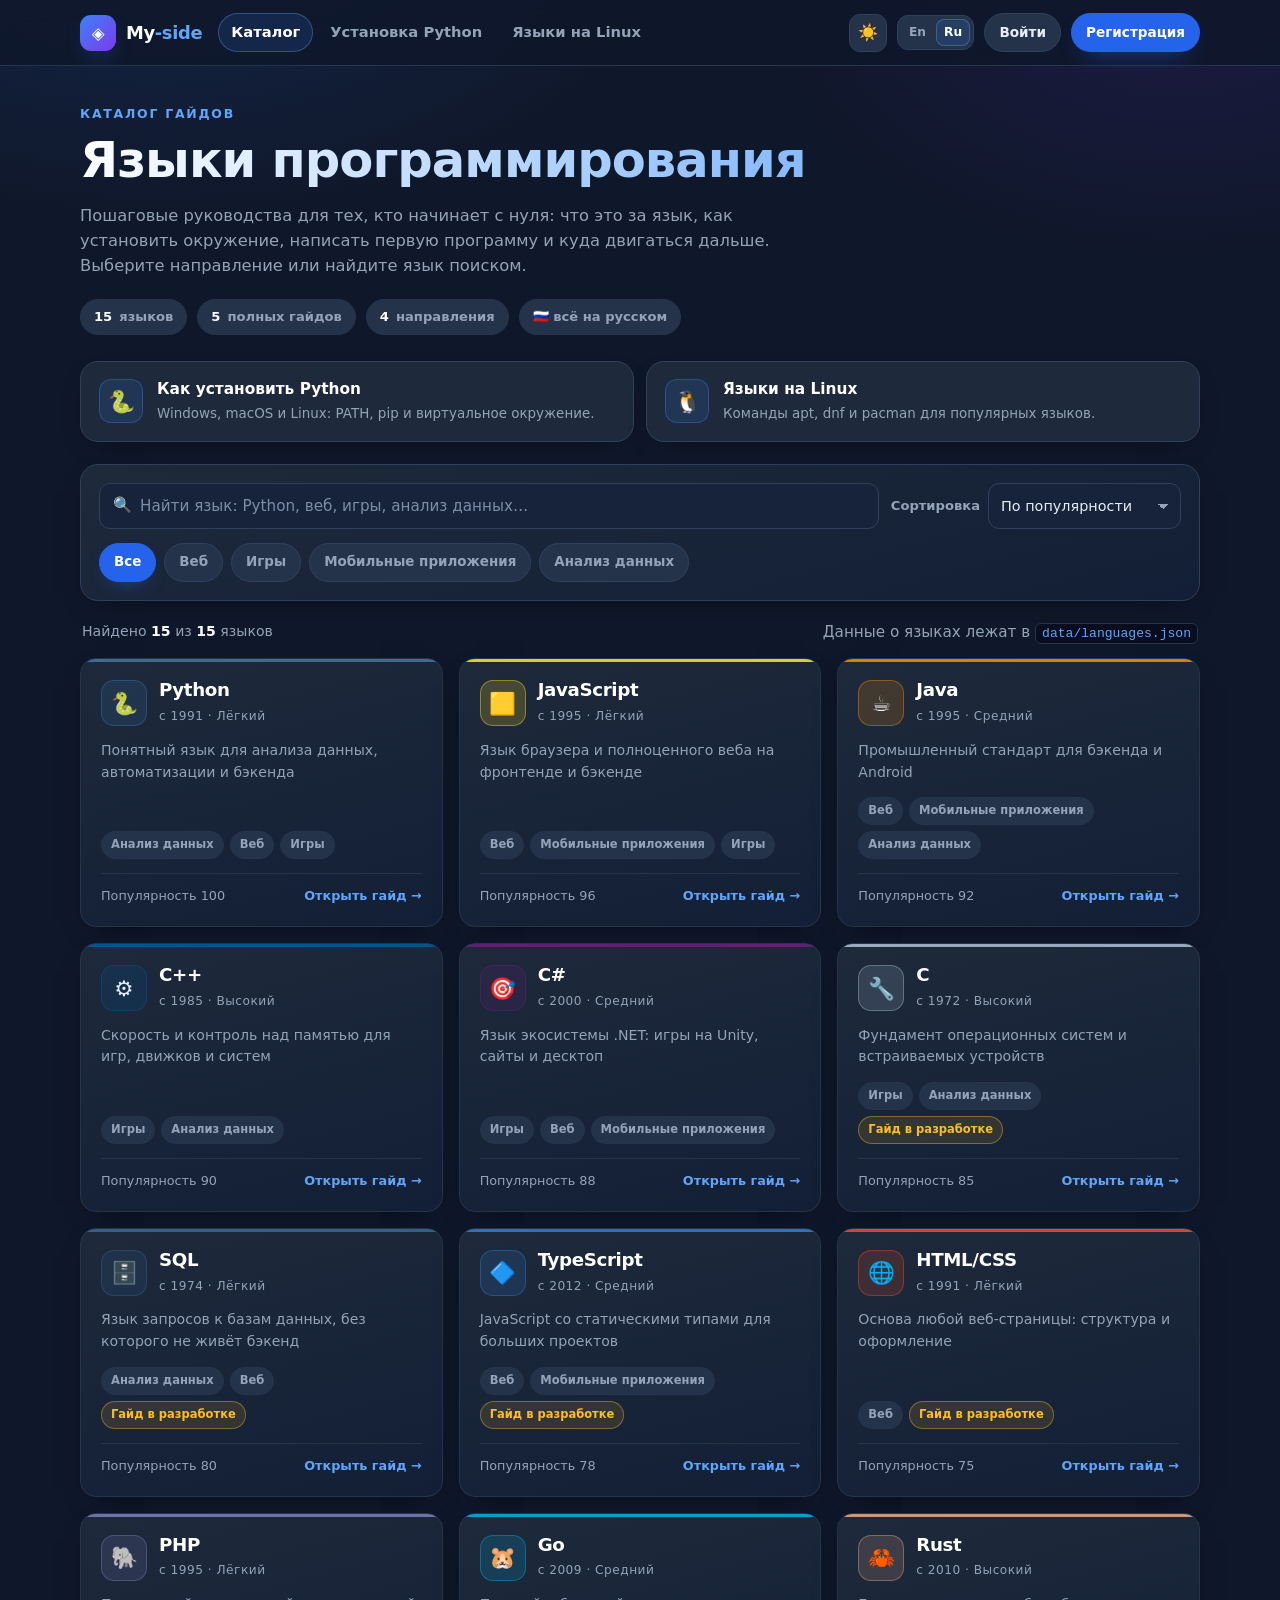
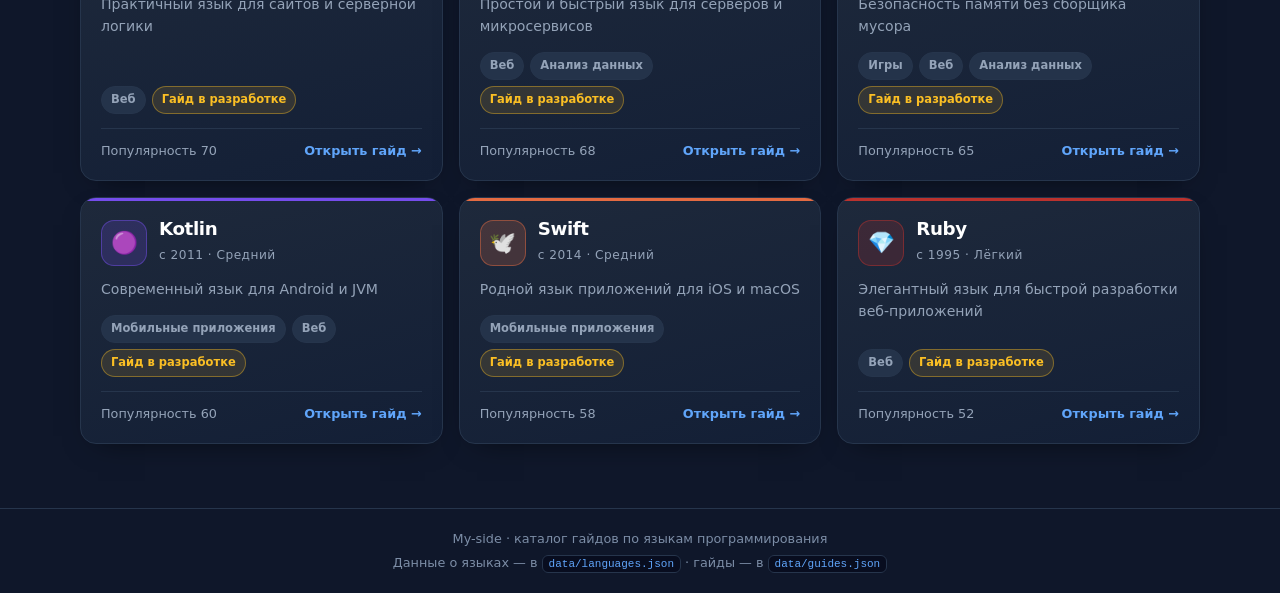
<file: index.html>
<!DOCTYPE html>
<html lang="ru" data-theme="dark" data-title-key="index.title">
<head>
  <meta charset="utf-8">
  <meta name="viewport" content="width=device-width, initial-scale=1">
  <title>Каталог гайдов по языкам программирования — My-side</title>
  <meta name="description" content="Каталог гайдов по языкам программирования: Python, JavaScript, C++, Java, C#, Go, Rust и другие. Поиск, фильтры и пошаговые руководства на русском и английском." data-i18n-content="index.description">
  <link rel="icon" href="favicon.ico" sizes="any">
  <link rel="icon" type="image/png" sizes="32x32" href="favicon-32.png">
  <link rel="icon" type="image/png" sizes="16x16" href="favicon-16.png">
  <link rel="stylesheet" href="css/style.css?v=4">
  <script src="js/theme.js"></script>
  <script src="js/i18n.js?v=4"></script>
</head>
<body>
  <header class="site-header">
    <div class="site-header__inner">
      <a class="brand" href="index.html">
        <span class="brand-mark" aria-hidden="true">◈</span>
        <span class="brand-name">My<span class="brand-accent">-side</span></span>
      </a>
      <nav class="nav" id="site-nav" aria-label="Основная навигация" data-i18n-aria="nav.aria">
        <a class="is-active" href="index.html" aria-current="page" data-i18n="nav.catalog">Каталог</a>
        <a href="pages/install-python.html" data-i18n="nav.installPython">Установка Python</a>
        <a href="pages/install-linux.html" data-i18n="nav.installLinux">Языки на Linux</a>
      </nav>
      <div class="header-actions">
        <button type="button" class="theme-toggle" data-theme-toggle aria-label="Переключить тему" aria-pressed="false">☀️</button>
        <div class="lang-switch" data-lang-switch role="group" aria-label="Язык сайта" data-i18n-aria="lang.aria">
          <button type="button" class="lang-btn" data-lang="en" aria-pressed="false" title="English">En</button>
          <button type="button" class="lang-btn" data-lang="ru" aria-pressed="false" title="Русский">Ru</button>
        </div>
        <div class="auth-area" data-auth-area></div>
        <button type="button" class="nav-toggle" data-nav-toggle aria-label="Открыть меню" data-i18n-aria="nav.openMenu" aria-expanded="false" aria-controls="site-nav">☰</button>
      </div>
    </div>
  </header>

  <main class="page">
    <section class="catalog-hero">
      <p class="eyebrow" data-i18n="index.eyebrow">Каталог гайдов</p>
      <h1 data-i18n="index.h1">Языки программирования</h1>
      <p class="lead" data-i18n="index.lead">
        Пошаговые руководства для тех, кто начинает с нуля: что это за язык, как установить окружение,
        написать первую программу и куда двигаться дальше. Выберите направление или найдите язык поиском.
      </p>
      <div class="catalog-stats">
        <span class="stat-pill"><strong id="stat-total">15</strong> <span data-i18n="index.stat.languages">языков</span></span>
        <span class="stat-pill"><strong id="stat-full">5</strong> <span data-i18n="index.stat.full">полных гайдов</span></span>
        <span class="stat-pill"><strong>4</strong> <span data-i18n="index.stat.directions">направления</span></span>
        <span class="stat-pill" data-i18n="index.stat.lang">🇷🇺 всё на русском</span>
      </div>
    </section>

    <section class="install-teaser" aria-label="Установка языков" data-i18n-aria="index.installAria">
      <a class="install-card" href="pages/install-python.html">
        <span class="install-card__icon" aria-hidden="true">🐍</span>
        <span class="install-card__body">
          <strong data-i18n="index.installPython">Как установить Python</strong>
          <span data-i18n="index.installPythonText">Windows, macOS и Linux: PATH, pip и виртуальное окружение.</span>
        </span>
      </a>
      <a class="install-card" href="pages/install-linux.html">
        <span class="install-card__icon" aria-hidden="true">🐧</span>
        <span class="install-card__body">
          <strong data-i18n="index.installLinux">Языки на Linux</strong>
          <span data-i18n="index.installLinuxText">Команды apt, dnf и pacman для популярных языков.</span>
        </span>
      </a>
    </section>

    <section class="controls" aria-label="Поиск и фильтры" data-i18n-aria="index.controlsAria">
      <div class="controls-row">
        <div class="search-field">
          <span class="search-icon" aria-hidden="true">🔍</span>
          <label class="visually-hidden" for="catalog-search" data-i18n="index.searchLabel">Поиск по каталогу</label>
          <input id="catalog-search" type="search" autocomplete="off"
                 placeholder="Найти язык: Python, веб, игры, анализ данных…" data-i18n-placeholder="index.searchPlaceholder">
          <button type="button" class="search-clear" id="search-clear" aria-label="Очистить поиск" data-i18n-aria="index.clearSearch" hidden>✕</button>
        </div>

        <div class="sort-field">
          <label for="catalog-sort" data-i18n="index.sort">Сортировка</label>
          <select id="catalog-sort">
            <option value="popular" data-i18n="index.sort.popular">По популярности</option>
            <option value="alphabet" data-i18n="index.sort.alphabet">По алфавиту</option>
            <option value="year" data-i18n="index.sort.year">По году появления</option>
          </select>
        </div>
      </div>

      <div class="chips" role="group" aria-label="Фильтр по назначению" data-i18n-aria="index.filterAria">
        <button type="button" class="chip is-active" data-purpose="all" aria-pressed="true" data-i18n="index.chip.all">Все</button>
        <button type="button" class="chip" data-purpose="web" aria-pressed="false" data-i18n="index.chip.web">Веб</button>
        <button type="button" class="chip" data-purpose="games" aria-pressed="false" data-i18n="index.chip.games">Игры</button>
        <button type="button" class="chip" data-purpose="mobile" aria-pressed="false" data-i18n="index.chip.mobile">Мобильные приложения</button>
        <button type="button" class="chip" data-purpose="data" aria-pressed="false" data-i18n="index.chip.data">Анализ данных</button>
      </div>
    </section>

    <div class="catalog-meta">
      <span id="catalog-count" data-i18n="index.loading">Загрузка каталога…</span>
      <span class="muted" data-i18n-html="index.dataNote">Данные о языках лежат в <code>data/languages.json</code></span>
    </div>

    <section id="lang-grid" class="lang-grid" aria-label="Языки программирования" data-i18n-aria="index.gridAria"></section>

    <section id="catalog-empty" class="empty-state" hidden>
      <h2 data-i18n="index.emptyTitle">Ничего не найдено</h2>
      <p data-i18n="index.emptyText">Попробуйте изменить запрос или сбросить фильтры.</p>
      <button type="button" class="btn btn-ghost" id="catalog-reset" data-i18n="index.reset">Сбросить фильтры</button>
    </section>
  </main>

  <footer class="site-footer">
    <p data-i18n="footer.catalog">My-side · каталог гайдов по языкам программирования</p>
    <p data-i18n-html="footer.data">Данные о языках — в <code>data/languages.json</code> · гайды — в <code>data/guides.json</code></p>
  </footer>

  <script src="js/app.js"></script>
  <script src="js/catalog.js"></script>
</body>
</html>
</file>
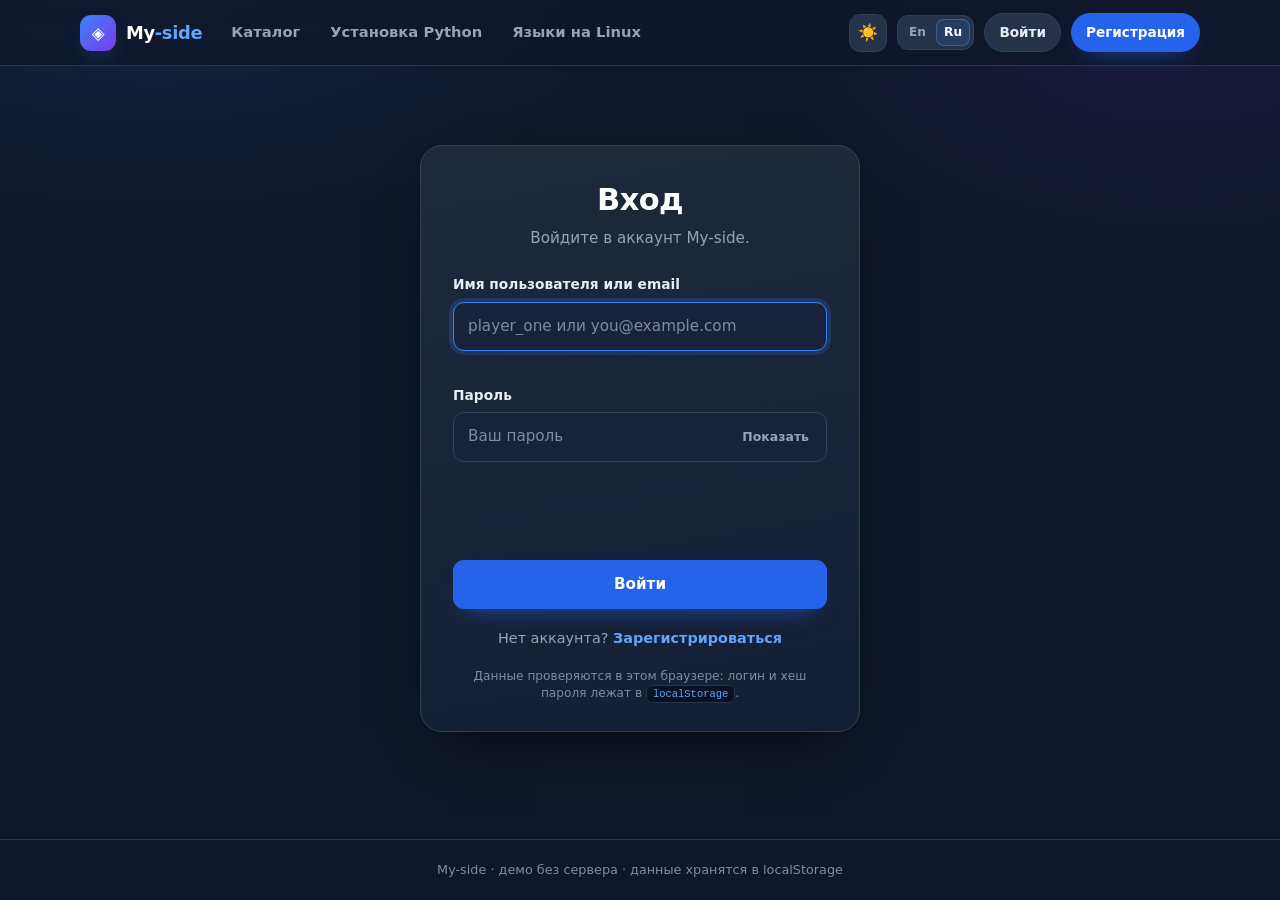
<file: login.html>
<!DOCTYPE html>
<html lang="ru" data-title-key="login.title">
<head>
  <meta charset="utf-8">
  <meta name="viewport" content="width=device-width, initial-scale=1">
  <title>Вход — My-side</title>
  <link rel="icon" href="favicon.ico" sizes="any">
  <link rel="icon" type="image/png" sizes="32x32" href="favicon-32.png">
  <link rel="icon" type="image/png" sizes="16x16" href="favicon-16.png">
  <link rel="stylesheet" href="css/style.css?v=4">
  <script src="js/theme.js"></script>
  <script src="js/i18n.js?v=4"></script>
  <script src="https://challenges.cloudflare.com/turnstile/v0/api.js" async defer></script>
</head>
<body>
  <header class="site-header">
    <div class="site-header__inner">
      <a class="brand" href="index.html">
        <span class="brand-mark" aria-hidden="true">◈</span>
        <span class="brand-name">My<span class="brand-accent">-side</span></span>
      </a>
      <nav class="nav" id="site-nav" aria-label="Основная навигация" data-i18n-aria="nav.aria">
        <a href="index.html" data-i18n="nav.catalog">Каталог</a>
        <a href="pages/install-python.html" data-i18n="nav.installPython">Установка Python</a>
        <a href="pages/install-linux.html" data-i18n="nav.installLinux">Языки на Linux</a>
      </nav>
      <div class="header-actions">
        <button type="button" class="theme-toggle" data-theme-toggle aria-label="Переключить тему" aria-pressed="false">☀️</button>
        <div class="lang-switch" data-lang-switch role="group" aria-label="Язык сайта" data-i18n-aria="lang.aria">
          <button type="button" class="lang-btn" data-lang="en" aria-pressed="false" title="English">En</button>
          <button type="button" class="lang-btn" data-lang="ru" aria-pressed="false" title="Русский">Ru</button>
        </div>
        <div class="auth-area" data-auth-area></div>
        <button type="button" class="nav-toggle" data-nav-toggle aria-label="Открыть меню" data-i18n-aria="nav.openMenu" aria-expanded="false" aria-controls="site-nav">☰</button>
      </div>
    </div>
  </header>

  <main class="auth-page">
    <div class="auth-card">
      <h1 data-i18n="login.h1">Вход</h1>
      <p class="subtitle" data-i18n="login.subtitle">Войдите в аккаунт My-side.</p>

      <p class="notice" id="already-notice" hidden>
        <span data-i18n="login.alreadyPrefix">Вы уже вошли как</span>
        <strong id="already-name">—</strong>.
        <span data-i18n="login.alreadySuffix">Можно войти под другим аккаунтом.</span>
      </p>

      <form id="login-form" novalidate>
        <div class="field">
          <label for="login" data-i18n="login.identifier">Имя пользователя или email</label>
          <input id="login" name="login" type="text" autocomplete="username"
                 placeholder="player_one или you@example.com" data-i18n-placeholder="login.identifierPlaceholder" autofocus>
          <span class="field-error" id="login-error"></span>
        </div>

        <div class="field">
          <label for="password" data-i18n="login.password">Пароль</label>
          <div class="password-wrap">
            <input id="password" name="password" type="password" autocomplete="current-password"
                   placeholder="Ваш пароль" data-i18n-placeholder="login.passwordPlaceholder">
            <button type="button" class="password-toggle" id="password-toggle"
                    aria-label="Показать пароль" data-i18n-aria="login.showAria" aria-pressed="false" data-i18n="login.show">Показать</button>
          </div>
          <span class="field-error" id="password-error"></span>
        </div>

        <div class="field">
          <div class="cf-turnstile" data-sitekey="0x4AAAAAAF1yWfZCbvIg8Vsw" data-theme="dark"></div>
          <span class="field-error" id="captcha-error"></span>
        </div>

        <p class="form-message" id="form-message" role="alert" aria-live="assertive"></p>

        <button type="submit" class="btn btn-primary btn-block" id="login-submit" data-i18n="login.submit">Войти</button>
      </form>

      <p class="auth-switch"><span data-i18n="login.noAccount">Нет аккаунта?</span> <a href="register.html" data-i18n="login.registerLink">Зарегистрироваться</a></p>
      <p class="hint" data-i18n-html="login.hint">Данные проверяются в этом браузере: логин и хеш пароля лежат в <code>localStorage</code>.</p>
    </div>
  </main>

  <footer class="site-footer">
    <p data-i18n="footer.demo">My-side · демо без сервера · данные хранятся в localStorage</p>
  </footer>

  <script src="js/app.js"></script>
</body>
</html>
</file>
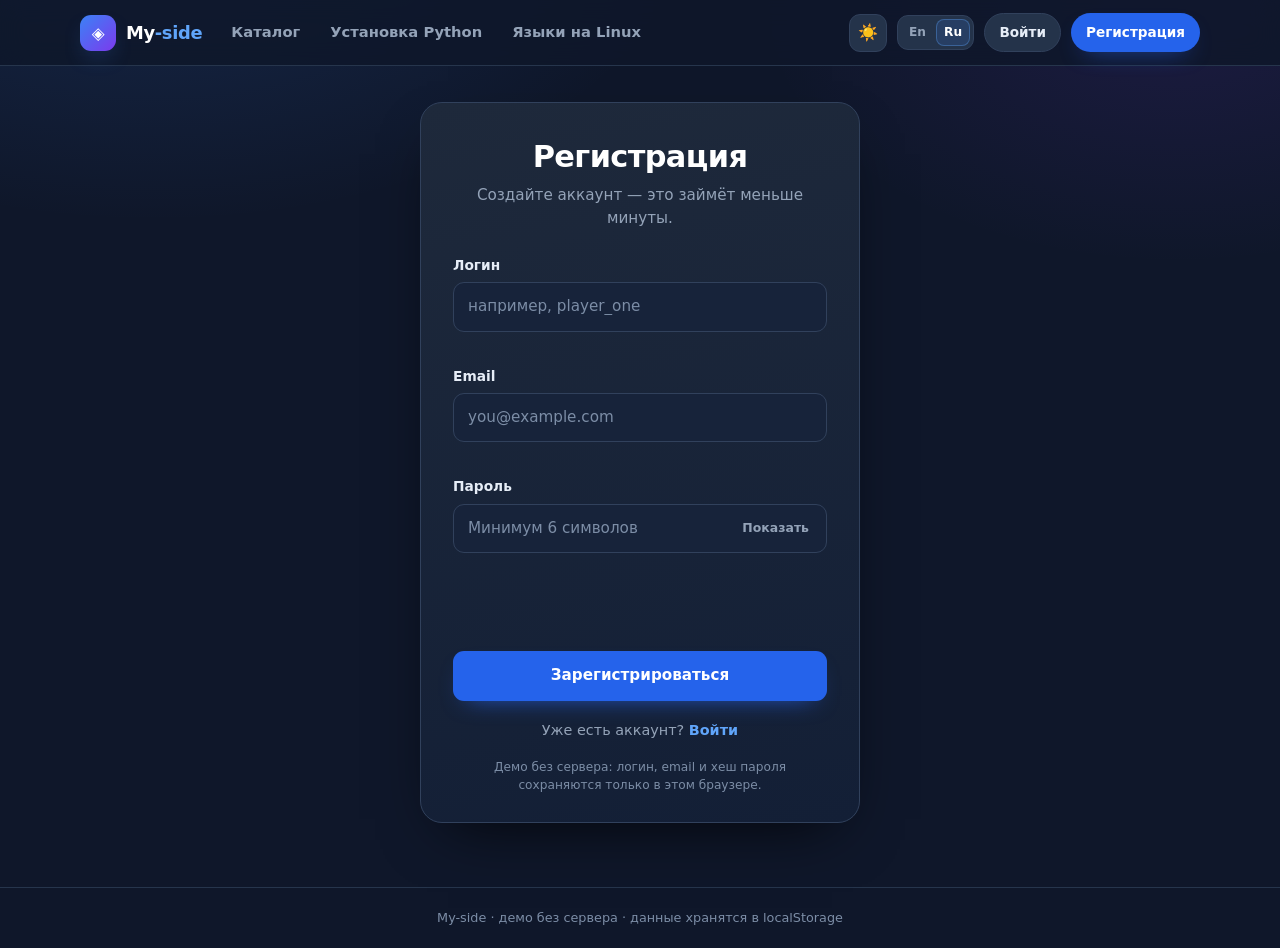
<file: register.html>
<!DOCTYPE html>
<html lang="ru" data-title-key="register.title">
<head>
  <meta charset="utf-8">
  <meta name="viewport" content="width=device-width, initial-scale=1">
  <title>Регистрация — My-side</title>
  <link rel="icon" href="favicon.ico" sizes="any">
  <link rel="icon" type="image/png" sizes="32x32" href="favicon-32.png">
  <link rel="icon" type="image/png" sizes="16x16" href="favicon-16.png">
  <link rel="stylesheet" href="css/style.css?v=4">
  <script src="js/theme.js"></script>
  <script src="js/i18n.js?v=4"></script>
  <script src="https://challenges.cloudflare.com/turnstile/v0/api.js" async defer></script>
</head>
<body>
  <header class="site-header">
    <div class="site-header__inner">
      <a class="brand" href="index.html">
        <span class="brand-mark" aria-hidden="true">◈</span>
        <span class="brand-name">My<span class="brand-accent">-side</span></span>
      </a>
      <nav class="nav" id="site-nav" aria-label="Основная навигация" data-i18n-aria="nav.aria">
        <a href="index.html" data-i18n="nav.catalog">Каталог</a>
        <a href="pages/install-python.html" data-i18n="nav.installPython">Установка Python</a>
        <a href="pages/install-linux.html" data-i18n="nav.installLinux">Языки на Linux</a>
      </nav>
      <div class="header-actions">
        <button type="button" class="theme-toggle" data-theme-toggle aria-label="Переключить тему" aria-pressed="false">☀️</button>
        <div class="lang-switch" data-lang-switch role="group" aria-label="Язык сайта" data-i18n-aria="lang.aria">
          <button type="button" class="lang-btn" data-lang="en" aria-pressed="false" title="English">En</button>
          <button type="button" class="lang-btn" data-lang="ru" aria-pressed="false" title="Русский">Ru</button>
        </div>
        <div class="auth-area" data-auth-area></div>
        <button type="button" class="nav-toggle" data-nav-toggle aria-label="Открыть меню" data-i18n-aria="nav.openMenu" aria-expanded="false" aria-controls="site-nav">☰</button>
      </div>
    </div>
  </header>

  <main class="auth-page">
    <div class="auth-card">
      <h1 data-i18n="register.h1">Регистрация</h1>
      <p class="subtitle" data-i18n="register.subtitle">Создайте аккаунт — это займёт меньше минуты.</p>

      <p class="notice" id="already-notice" hidden>
        <span data-i18n="register.alreadyPrefix">Вы уже вошли как</span>
        <strong id="already-name">—</strong>.
        <span data-i18n="register.alreadySuffix">Новая регистрация заменит текущий вход.</span>
      </p>

      <form id="register-form" novalidate>
        <div class="field">
          <label for="login" data-i18n="register.login">Логин</label>
          <input id="login" name="login" type="text" autocomplete="username"
                 placeholder="например, player_one" data-i18n-placeholder="register.loginPlaceholder">
          <span class="field-error" id="login-error"></span>
        </div>

        <div class="field">
          <label for="email" data-i18n="register.email">Email</label>
          <input id="email" name="email" type="email" autocomplete="email"
                 placeholder="you@example.com" data-i18n-placeholder="register.emailPlaceholder">
          <span class="field-error" id="email-error"></span>
        </div>

        <div class="field">
          <label for="password" data-i18n="register.password">Пароль</label>
          <div class="password-wrap">
            <input id="password" name="password" type="password" autocomplete="new-password"
                   placeholder="Минимум 6 символов" data-i18n-placeholder="register.passwordPlaceholder">
            <button type="button" class="password-toggle" id="password-toggle"
                    aria-label="Показать пароль" data-i18n-aria="login.showAria" aria-pressed="false" data-i18n="login.show">Показать</button>
          </div>
          <span class="field-error" id="password-error"></span>
        </div>

        <div class="field">
          <div class="cf-turnstile" data-sitekey="0x4AAAAAAF1yWfZCbvIg8Vsw" data-theme="dark"></div>
          <span class="field-error" id="captcha-error"></span>
        </div>

        <p class="form-message" id="form-message" role="alert" aria-live="assertive"></p>

        <button type="submit" class="btn btn-primary btn-block" id="register-submit" data-i18n="register.submit">Зарегистрироваться</button>
      </form>

      <p class="auth-switch"><span data-i18n="register.haveAccount">Уже есть аккаунт?</span> <a href="login.html" data-i18n="register.loginLink">Войти</a></p>
      <p class="hint" data-i18n="register.hint">Демо без сервера: логин, email и хеш пароля сохраняются только в этом браузере.</p>
    </div>
  </main>

  <footer class="site-footer">
    <p data-i18n="footer.demo">My-side · демо без сервера · данные хранятся в localStorage</p>
  </footer>

  <script src="js/app.js"></script>
</body>
</html>
</file>
<file: css/style.css>
/* ============================================================
   My-side — каталог гайдов по языкам программирования
   Тёмная тема по умолчанию, светлая через [data-theme="light"].
   ============================================================ */

:root {
  color-scheme: dark;

  --bg: #0f172a;
  --bg-soft: #131f36;
  --surface: #1e293b;
  --surface-2: #24334a;
  --surface-3: #17233a;
  --border: #31415c;
  --border-soft: #26354c;
  --text: #e6edf7;
  --text-strong: #ffffff;
  --muted: #94a3b8;
  --muted-2: #7c8da6;
  --accent: #3b82f6;
  --accent-2: #60a5fa;
  --accent-strong: #2563eb;
  --accent-soft: rgba(59, 130, 246, 0.14);
  --danger: #f87171;
  --success: #4ade80;
  --warning: #fbbf24;
  --header-bg: rgba(15, 23, 42, 0.84);
  --code-bg: rgba(2, 6, 23, 0.55);
  --radius: 18px;
  --shadow: 0 24px 60px -28px rgba(0, 0, 0, 0.9);
  --shadow-sm: 0 10px 30px -18px rgba(0, 0, 0, 0.8);
  --ring: 0 0 0 4px rgba(59, 130, 246, 0.18);
}

[data-theme="light"] {
  color-scheme: light;

  --bg: #f4f7fc;
  --bg-soft: #eef3fa;
  --surface: #ffffff;
  --surface-2: #f3f6fc;
  --surface-3: #eaf0f9;
  --border: #d7e0ee;
  --border-soft: #e4ebf5;
  --text: #13203a;
  --text-strong: #0b1220;
  --muted: #56657f;
  --muted-2: #6b7a93;
  --accent: #2563eb;
  --accent-2: #1d4ed8;
  --accent-strong: #2563eb;
  --accent-soft: rgba(37, 99, 235, 0.1);
  --danger: #dc2626;
  --success: #15803d;
  --warning: #b45309;
  --header-bg: rgba(255, 255, 255, 0.88);
  --code-bg: #f6f8fc;
  --shadow: 0 24px 60px -30px rgba(15, 23, 42, 0.35);
  --shadow-sm: 0 10px 26px -18px rgba(15, 23, 42, 0.28);
  --ring: 0 0 0 4px rgba(37, 99, 235, 0.14);
}

* {
  box-sizing: border-box;
}

html {
  scroll-behavior: smooth;
}

body {
  margin: 0;
  min-height: 100vh;
  display: flex;
  flex-direction: column;
  color: var(--text);
  font-family: "Segoe UI", system-ui, -apple-system, "Helvetica Neue", Arial, sans-serif;
  line-height: 1.55;
  -webkit-font-smoothing: antialiased;
  background:
    radial-gradient(900px 520px at 12% -10%, rgba(59, 130, 246, 0.16), transparent 60%),
    radial-gradient(760px 480px at 92% 0%, rgba(124, 58, 237, 0.12), transparent 55%),
    var(--bg);
  background-attachment: fixed;
  transition: background-color 0.25s ease, color 0.25s ease;
}

[data-theme="light"] body {
  background:
    radial-gradient(900px 520px at 12% -10%, rgba(59, 130, 246, 0.12), transparent 60%),
    radial-gradient(760px 480px at 92% 0%, rgba(124, 58, 237, 0.08), transparent 55%),
    var(--bg);
  background-attachment: fixed;
}

h1, h2, h3, h4 {
  margin: 0;
  line-height: 1.2;
  letter-spacing: -0.02em;
  color: var(--text-strong);
}

p {
  margin: 0;
}

a {
  color: var(--accent-2);
  text-decoration: none;
}

a:hover {
  color: var(--accent);
}

code {
  padding: 2px 6px;
  border-radius: 6px;
  background: var(--code-bg);
  border: 1px solid var(--border-soft);
  font-family: "Cascadia Code", Consolas, "Courier New", monospace;
  font-size: 0.86em;
  color: var(--accent-2);
}

img {
  max-width: 100%;
}

.muted {
  color: var(--muted);
  font-size: 0.95rem;
}

.visually-hidden {
  position: absolute;
  width: 1px;
  height: 1px;
  margin: -1px;
  padding: 0;
  overflow: hidden;
  clip: rect(0 0 0 0);
  white-space: nowrap;
  border: 0;
}

/* ---------- шапка ---------- */

.site-header {
  position: sticky;
  top: 0;
  z-index: 40;
  background: var(--header-bg);
  backdrop-filter: blur(12px);
  -webkit-backdrop-filter: blur(12px);
  border-bottom: 1px solid var(--border-soft);
}

.site-header__inner {
  max-width: 1160px;
  margin: 0 auto;
  padding: 13px 20px;
  display: flex;
  align-items: center;
  gap: 16px;
}

.brand {
  display: inline-flex;
  align-items: center;
  gap: 10px;
  color: var(--text-strong);
  font-weight: 800;
  font-size: 1.12rem;
  letter-spacing: -0.02em;
  white-space: nowrap;
}

.brand:hover {
  color: var(--text-strong);
}

.brand-mark {
  display: grid;
  place-items: center;
  width: 36px;
  height: 36px;
  border-radius: 11px;
  background: linear-gradient(135deg, var(--accent), #7c3aed);
  color: #fff;
  font-size: 1.05rem;
  box-shadow: 0 10px 24px -12px rgba(59, 130, 246, 0.95);
}

.brand-accent {
  color: var(--accent-2);
}

.nav {
  display: flex;
  align-items: center;
  gap: 4px;
}

.nav a {
  padding: 8px 13px;
  border-radius: 999px;
  color: var(--muted);
  font-size: 0.92rem;
  font-weight: 600;
  transition: color 0.18s ease, background 0.18s ease;
}

.nav a:hover {
  color: var(--text);
  background: var(--accent-soft);
}

.nav a.is-active {
  color: var(--text-strong);
  background: var(--accent-soft);
  box-shadow: inset 0 0 0 1px rgba(96, 165, 250, 0.35);
}

.header-actions {
  margin-left: auto;
  display: flex;
  align-items: center;
  gap: 10px;
  flex-wrap: wrap;
  justify-content: flex-end;
  min-width: 0;
  max-width: 100%;
}

.auth-area {
  display: flex;
  align-items: center;
  gap: 10px;
  flex-wrap: wrap;
  justify-content: flex-end;
}

/* ---------- переключатель языка ---------- */

.lang-switch {
  display: inline-flex;
  align-items: center;
  gap: 2px;
  padding: 3px;
  border: 1px solid var(--border);
  border-radius: 11px;
  background: var(--surface-2);
  flex: 0 0 auto;
}

.lang-btn {
  min-width: 30px;
  padding: 4px 8px;
  border: 0;
  border-radius: 8px;
  background: transparent;
  color: var(--muted);
  font: inherit;
  font-size: 0.76rem;
  font-weight: 700;
  letter-spacing: 0.01em;
  white-space: nowrap;
  cursor: pointer;
  transition: color 0.18s ease, background 0.18s ease;
}

.lang-btn:hover {
  color: var(--text);
  background: var(--accent-soft);
}

.lang-btn.is-active {
  color: var(--text-strong);
  background: var(--accent-soft);
  box-shadow: inset 0 0 0 1px rgba(96, 165, 250, 0.35);
}

.lang-btn:focus-visible {
  outline: 2px solid var(--accent);
  outline-offset: 1px;
}

/* ---------- двуязычные блоки страниц установки ---------- */

html[data-lang="ru"] [data-lang-block="en"],
html[data-lang="en"] [data-lang-block="ru"] {
  display: none;
}

.greeting {
  font-size: 0.92rem;
  color: var(--muted);
  white-space: nowrap;
}

.greeting strong {
  color: var(--text-strong);
}

.icon-btn,
.theme-toggle,
.nav-toggle {
  display: inline-grid;
  place-items: center;
  width: 38px;
  height: 38px;
  padding: 0;
  border-radius: 11px;
  border: 1px solid var(--border);
  background: var(--surface-2);
  color: var(--text);
  font-size: 1.02rem;
  line-height: 1;
  cursor: pointer;
  flex: 0 0 auto;
  transition: background 0.18s ease, border-color 0.18s ease, transform 0.12s ease;
}

.icon-btn:hover,
.theme-toggle:hover,
.nav-toggle:hover {
  background: var(--surface-3);
  border-color: var(--accent);
}

.theme-toggle:active,
.nav-toggle:active {
  transform: scale(0.96);
}

.theme-toggle:focus-visible,
.nav-toggle:focus-visible {
  outline: 2px solid var(--accent-2);
  outline-offset: 3px;
}

.nav-toggle {
  display: none;
}

/* ---------- кнопки ---------- */

.btn {
  display: inline-flex;
  align-items: center;
  justify-content: center;
  gap: 8px;
  padding: 12px 20px;
  border-radius: 11px;
  border: 1px solid transparent;
  font: inherit;
  font-size: 0.95rem;
  font-weight: 700;
  color: #fff;
  cursor: pointer;
  background: var(--accent-strong);
  box-shadow: 0 10px 24px -14px rgba(37, 99, 235, 0.95);
  transition: background 0.18s ease, transform 0.12s ease, box-shadow 0.18s ease,
              border-color 0.18s ease, color 0.18s ease, opacity 0.18s ease;
  user-select: none;
}

.btn:hover {
  background: #1d4ed8;
  color: #fff;
  transform: translateY(-1px);
  box-shadow: 0 14px 28px -14px rgba(37, 99, 235, 1);
}

.btn:active {
  transform: translateY(0);
}

.btn:focus-visible {
  outline: 2px solid var(--accent-2);
  outline-offset: 3px;
}

.btn:disabled {
  opacity: 0.6;
  cursor: not-allowed;
  transform: none;
  box-shadow: none;
}

.btn-ghost {
  background: var(--surface-2);
  border-color: var(--border);
  color: var(--text);
  box-shadow: none;
}

.btn-ghost:hover {
  background: var(--surface-3);
  border-color: var(--accent);
  color: var(--text-strong);
  box-shadow: none;
}

.btn-sm {
  padding: 8px 14px;
  font-size: 0.85rem;
  border-radius: 999px;
}

.btn-block {
  width: 100%;
}

/* ---------- страницы ---------- */

.page {
  width: 100%;
  max-width: 1160px;
  margin: 0 auto;
  padding: 38px 20px 64px;
  flex: 1;
}

.eyebrow {
  margin-bottom: 8px;
  font-size: 0.78rem;
  font-weight: 700;
  text-transform: uppercase;
  letter-spacing: 0.14em;
  color: var(--accent-2);
}

.hero h1,
.catalog-hero h1 {
  font-size: clamp(2.1rem, 5.5vw, 3.1rem);
  background: linear-gradient(120deg, var(--text-strong), var(--accent-2) 85%);
  -webkit-background-clip: text;
  background-clip: text;
  color: transparent;
}

[data-theme="light"] .hero h1,
[data-theme="light"] .catalog-hero h1 {
  background: linear-gradient(120deg, #0b1220, #1d4ed8 85%);
  -webkit-background-clip: text;
  background-clip: text;
  color: transparent;
}

.lead {
  margin-top: 12px;
  max-width: 68ch;
  color: var(--muted);
  font-size: 1.02rem;
}

/* ---------- каталог: поиск и фильтры ---------- */

.catalog-hero {
  margin-bottom: 26px;
}

.catalog-stats {
  display: flex;
  flex-wrap: wrap;
  gap: 10px;
  margin-top: 20px;
}

.stat-pill {
  display: inline-flex;
  align-items: center;
  gap: 7px;
  padding: 7px 13px;
  border-radius: 999px;
  background: var(--surface-2);
  border: 1px solid var(--border-soft);
  color: var(--muted);
  font-size: 0.82rem;
  font-weight: 600;
}

.stat-pill strong {
  color: var(--text-strong);
}

/* ---------- каталог: карточки установки ---------- */

.install-teaser {
  display: grid;
  grid-template-columns: repeat(auto-fit, minmax(260px, 1fr));
  gap: 12px;
  margin-bottom: 22px;
}

.install-card {
  display: flex;
  align-items: center;
  gap: 14px;
  padding: 16px 18px;
  border-radius: var(--radius);
  background: var(--surface);
  border: 1px solid var(--border);
  color: var(--text);
  box-shadow: var(--shadow-sm);
  transition: transform 0.16s ease, border-color 0.16s ease;
}

.install-card:hover {
  transform: translateY(-2px);
  border-color: var(--accent);
  color: var(--text);
}

.install-card__icon {
  display: grid;
  place-items: center;
  width: 44px;
  height: 44px;
  flex: 0 0 auto;
  border-radius: 12px;
  background: var(--accent-soft);
  border: 1px solid color-mix(in srgb, var(--accent) 35%, transparent);
  font-size: 1.35rem;
}

.install-card strong {
  display: block;
  color: var(--text-strong);
  font-size: 0.96rem;
}

.install-card__body {
  min-width: 0;
}

.install-card__body > span {
  display: block;
  margin-top: 2px;
  color: var(--muted);
  font-size: 0.84rem;
}

.controls {
  padding: 18px;
  margin-bottom: 18px;
  border-radius: var(--radius);
  background: linear-gradient(165deg, var(--surface), var(--bg-soft));
  border: 1px solid var(--border);
  box-shadow: var(--shadow-sm);
}

.controls-row {
  display: flex;
  gap: 12px;
  align-items: stretch;
}

.search-field {
  position: relative;
  flex: 1 1 auto;
  min-width: 0;
}

.search-field .search-icon {
  position: absolute;
  left: 14px;
  top: 50%;
  transform: translateY(-50%);
  color: var(--muted);
  font-size: 0.95rem;
  pointer-events: none;
}

.search-field input {
  width: 100%;
  height: 46px;
  padding: 0 40px 0 40px;
  border-radius: 11px;
  border: 1px solid var(--border);
  background: var(--surface-3);
  color: var(--text);
  font: inherit;
  font-size: 0.95rem;
  outline: none;
  transition: border-color 0.18s ease, box-shadow 0.18s ease;
}

.search-field input::placeholder {
  color: var(--muted-2);
}

.search-field input:focus {
  border-color: var(--accent);
  box-shadow: var(--ring);
}

.search-clear {
  position: absolute;
  right: 8px;
  top: 50%;
  transform: translateY(-50%);
  width: 28px;
  height: 28px;
  border: 0;
  border-radius: 8px;
  background: transparent;
  color: var(--muted);
  font-size: 1rem;
  cursor: pointer;
}

.search-clear:hover {
  color: var(--text);
  background: var(--surface-2);
}

.sort-field {
  display: flex;
  align-items: center;
  gap: 8px;
  flex: 0 0 auto;
}

.sort-field label {
  margin: 0;
  white-space: nowrap;
  font-size: 0.82rem;
  color: var(--muted);
}

.sort-field select {
  height: 46px;
  padding: 0 34px 0 12px;
  border-radius: 11px;
  border: 1px solid var(--border);
  background-color: var(--surface-3);
  color: var(--text);
  font: inherit;
  font-size: 0.9rem;
  cursor: pointer;
  outline: none;
  appearance: none;
  background-image: linear-gradient(45deg, transparent 50%, var(--muted) 50%),
                    linear-gradient(135deg, var(--muted) 50%, transparent 50%);
  background-position: calc(100% - 17px) 20px, calc(100% - 12px) 20px;
  background-size: 5px 5px, 5px 5px;
  background-repeat: no-repeat;
}

.sort-field select:focus {
  border-color: var(--accent);
  box-shadow: var(--ring);
}

.chips {
  display: flex;
  flex-wrap: wrap;
  gap: 8px;
  margin-top: 14px;
}

.chip {
  padding: 8px 14px;
  border-radius: 999px;
  border: 1px solid var(--border);
  background: var(--surface-2);
  color: var(--muted);
  font: inherit;
  font-size: 0.84rem;
  font-weight: 600;
  cursor: pointer;
  transition: color 0.16s ease, background 0.16s ease, border-color 0.16s ease;
}

.chip:hover {
  color: var(--text-strong);
  border-color: var(--accent);
}

.chip.is-active {
  color: #fff;
  background: var(--accent-strong);
  border-color: var(--accent-strong);
  box-shadow: 0 8px 20px -12px rgba(37, 99, 235, 0.9);
}

.catalog-meta {
  display: flex;
  align-items: center;
  justify-content: space-between;
  gap: 12px;
  flex-wrap: wrap;
  margin: 20px 2px 14px;
  color: var(--muted);
  font-size: 0.88rem;
}

.catalog-meta strong {
  color: var(--text-strong);
}

/* ---------- карточки языков ---------- */

.lang-grid {
  display: grid;
  grid-template-columns: repeat(auto-fill, minmax(272px, 1fr));
  gap: 16px;
}

.lang-card {
  position: relative;
  display: flex;
  flex-direction: column;
  padding: 20px;
  border-radius: 16px;
  background: linear-gradient(165deg, var(--surface), var(--bg-soft));
  border: 1px solid var(--border-soft);
  color: var(--text);
  box-shadow: var(--shadow-sm);
  transition: transform 0.18s ease, border-color 0.18s ease, box-shadow 0.18s ease;
  overflow: hidden;
}

.lang-card::before {
  content: "";
  position: absolute;
  inset: 0 0 auto 0;
  height: 3px;
  background: var(--card-color, var(--accent));
  opacity: 0.9;
}

.lang-card:hover {
  transform: translateY(-4px);
  border-color: var(--card-color, var(--accent));
  box-shadow: var(--shadow);
  color: var(--text);
}

.lang-card:focus-visible {
  outline: 2px solid var(--accent-2);
  outline-offset: 3px;
}

.lang-card__top {
  display: flex;
  align-items: center;
  gap: 12px;
  margin-bottom: 12px;
}

.lang-icon {
  display: grid;
  place-items: center;
  width: 46px;
  height: 46px;
  flex: 0 0 auto;
  border-radius: 13px;
  font-size: 1.35rem;
  background: color-mix(in srgb, var(--card-color, var(--accent)) 18%, transparent);
  border: 1px solid color-mix(in srgb, var(--card-color, var(--accent)) 42%, transparent);
}

.lang-card__title {
  min-width: 0;
}

.lang-card__title h3 {
  font-size: 1.14rem;
  margin-bottom: 2px;
}

.lang-card__year {
  font-size: 0.76rem;
  color: var(--muted);
  letter-spacing: 0.04em;
}

.lang-card p {
  color: var(--muted);
  font-size: 0.88rem;
  margin-bottom: 14px;
}

.badges {
  display: flex;
  flex-wrap: wrap;
  gap: 6px;
  margin-top: auto;
  margin-bottom: 14px;
}

.badge {
  padding: 4px 9px;
  border-radius: 999px;
  background: var(--surface-2);
  border: 1px solid var(--border-soft);
  color: var(--muted);
  font-size: 0.72rem;
  font-weight: 600;
  white-space: nowrap;
}

.badge--wip {
  color: var(--warning);
  border-color: color-mix(in srgb, var(--warning) 40%, transparent);
  background: color-mix(in srgb, var(--warning) 12%, transparent);
}

.lang-card__footer {
  display: flex;
  align-items: center;
  justify-content: space-between;
  gap: 10px;
  padding-top: 12px;
  border-top: 1px solid var(--border-soft);
  font-size: 0.8rem;
  color: var(--muted);
}

.lang-card__footer .go {
  color: var(--accent-2);
  font-weight: 700;
  white-space: nowrap;
}

.lang-card:hover .go {
  color: var(--accent);
}

.empty-state {
  padding: 48px 24px;
  text-align: center;
  border-radius: var(--radius);
  border: 1px dashed var(--border);
  background: var(--surface-2);
  color: var(--muted);
}

.empty-state h2 {
  font-size: 1.15rem;
  margin-bottom: 6px;
}

.empty-state .btn {
  margin-top: 16px;
}

/* ---------- страница гайда ---------- */

.guide-page {
  width: 100%;
  max-width: 1160px;
  margin: 0 auto;
  padding: 28px 20px 64px;
  flex: 1;
}

.breadcrumbs {
  display: flex;
  flex-wrap: wrap;
  align-items: center;
  gap: 8px;
  margin-bottom: 18px;
  font-size: 0.82rem;
  color: var(--muted);
}

.breadcrumbs a {
  color: var(--muted);
}

.breadcrumbs a:hover {
  color: var(--accent-2);
}

.breadcrumbs .sep {
  opacity: 0.5;
}

.guide-hero {
  display: flex;
  align-items: flex-start;
  gap: 18px;
  padding: 26px;
  margin-bottom: 24px;
  border-radius: var(--radius);
  background: linear-gradient(150deg, var(--surface), var(--bg-soft));
  border: 1px solid var(--border);
  box-shadow: var(--shadow-sm);
}

.guide-hero__icon {
  display: grid;
  place-items: center;
  width: 64px;
  height: 64px;
  flex: 0 0 auto;
  border-radius: 18px;
  font-size: 2rem;
  background: color-mix(in srgb, var(--guide-color, var(--accent)) 18%, transparent);
  border: 1px solid color-mix(in srgb, var(--guide-color, var(--accent)) 45%, transparent);
}

.guide-hero h1 {
  font-size: clamp(1.8rem, 4.5vw, 2.5rem);
  margin-bottom: 6px;
}

.guide-hero > div {
  min-width: 0;
}

.guide-hero h1,
.guide-hero .tagline {
  overflow-wrap: anywhere;
}

.guide-hero .tagline {
  color: var(--muted);
  font-size: 1rem;
  max-width: 70ch;
}

.guide-meta {
  display: flex;
  flex-wrap: wrap;
  gap: 8px;
  margin-top: 14px;
}

.guide-layout {
  display: grid;
  grid-template-columns: minmax(0, 1fr) 260px;
  gap: 26px;
  align-items: start;
}

.guide-content {
  min-width: 0;
}

.guide-section {
  padding: 24px 26px;
  margin-bottom: 18px;
  border-radius: var(--radius);
  background: var(--surface);
  border: 1px solid var(--border-soft);
  box-shadow: var(--shadow-sm);
  scroll-margin-top: 90px;
}

.guide-section h2 {
  font-size: 1.28rem;
  margin-bottom: 14px;
  padding-bottom: 10px;
  border-bottom: 1px solid var(--border-soft);
}

.guide-section p + p {
  margin-top: 12px;
}

.guide-section p,
.guide-section li,
.guide-section a,
.guide-section code {
  overflow-wrap: anywhere;
}

.guide-section ul,
.guide-section ol {
  margin: 12px 0 0;
  padding-left: 22px;
  color: var(--text);
}

.guide-section li {
  margin-bottom: 8px;
}

.guide-section li::marker {
  color: var(--accent-2);
}

/* шаги */

.steps {
  list-style: none;
  margin: 0;
  padding: 0;
  counter-reset: step;
}

.steps li {
  position: relative;
  padding: 0 0 18px 46px;
  counter-increment: step;
}

.steps li:last-child {
  padding-bottom: 0;
}

.steps li::before {
  content: counter(step);
  position: absolute;
  left: 0;
  top: 0;
  display: grid;
  place-items: center;
  width: 30px;
  height: 30px;
  border-radius: 10px;
  background: var(--accent-soft);
  border: 1px solid color-mix(in srgb, var(--accent) 40%, transparent);
  color: var(--accent-2);
  font-size: 0.82rem;
  font-weight: 800;
}

.steps li:not(:last-child)::after {
  content: "";
  position: absolute;
  left: 14px;
  top: 34px;
  bottom: 4px;
  width: 1px;
  background: var(--border-soft);
}

.steps h3 {
  font-size: 0.98rem;
  margin-bottom: 4px;
}

.steps p {
  color: var(--muted);
  font-size: 0.9rem;
}

/* код */

.code-block {
  margin: 16px 0;
  border-radius: 14px;
  border: 1px solid var(--border);
  background: var(--code-bg);
  overflow: hidden;
}

.code-block__bar {
  display: flex;
  align-items: center;
  justify-content: space-between;
  gap: 10px;
  padding: 8px 12px;
  border-bottom: 1px solid var(--border-soft);
  background: var(--surface-2);
}

.code-block__lang {
  font-size: 0.72rem;
  font-weight: 700;
  letter-spacing: 0.08em;
  text-transform: uppercase;
  color: var(--muted);
}

.copy-btn {
  padding: 5px 10px;
  border-radius: 7px;
  border: 1px solid var(--border);
  background: var(--surface);
  color: var(--muted);
  font: inherit;
  font-size: 0.72rem;
  font-weight: 600;
  cursor: pointer;
  transition: color 0.15s ease, border-color 0.15s ease;
}

.copy-btn:hover {
  color: var(--text-strong);
  border-color: var(--accent);
}

.copy-btn.is-copied {
  color: var(--success);
  border-color: var(--success);
}

.code-block pre {
  margin: 0;
  padding: 16px 18px;
  overflow-x: auto;
}

.code-block code,
.code-block pre code {
  padding: 0;
  border: 0;
  background: transparent;
  color: inherit;
  font-family: "Cascadia Code", Consolas, "Courier New", monospace;
  font-size: 0.86rem;
  line-height: 1.65;
  white-space: pre;
}

/* разбор строк */

.line-list {
  display: flex;
  flex-direction: column;
  gap: 10px;
  margin-top: 14px;
}

.line-item {
  display: grid;
  grid-template-columns: minmax(120px, 0.9fr) minmax(0, 1.4fr);
  gap: 14px;
  padding: 12px 14px;
  border-radius: 11px;
  background: var(--surface-2);
  border: 1px solid var(--border-soft);
}

.line-item code {
  align-self: start;
  padding: 5px 8px;
  border-radius: 7px;
  background: var(--code-bg);
  border: 1px solid var(--border-soft);
  color: var(--accent-2);
  font-size: 0.8rem;
  overflow-wrap: anywhere;
}

.line-item p {
  color: var(--muted);
  font-size: 0.88rem;
}

/* врезка */

.callout {
  display: flex;
  flex-wrap: wrap;
  gap: 12px;
  margin: 16px 0;
  padding: 14px 16px;
  border-radius: 12px;
  background: var(--accent-soft);
  border: 1px solid color-mix(in srgb, var(--accent) 35%, transparent);
  color: var(--text);
  font-size: 0.9rem;
  overflow-wrap: anywhere;
}

.callout::before {
  content: "💡";
  flex: 0 0 auto;
  line-height: 1.4;
}

/* ссылки на другие гайды */

.link-cards {
  display: grid;
  grid-template-columns: repeat(auto-fit, minmax(220px, 1fr));
  gap: 12px;
  margin-top: 16px;
}

.link-card {
  display: block;
  padding: 16px;
  border-radius: 13px;
  background: var(--surface-2);
  border: 1px solid var(--border-soft);
  color: var(--text);
  transition: transform 0.16s ease, border-color 0.16s ease;
}

.link-card:hover {
  transform: translateY(-3px);
  border-color: var(--accent);
  color: var(--text);
}

.link-card strong {
  display: block;
  margin-bottom: 4px;
  font-size: 0.94rem;
  color: var(--text-strong);
}

.link-card span {
  display: block;
  color: var(--muted);
  font-size: 0.83rem;
}

.link-card .arrow {
  display: inline-block;
  margin-top: 10px;
  color: var(--accent-2);
  font-size: 0.82rem;
  font-weight: 700;
}

/* оглавление */

.guide-toc {
  position: sticky;
  top: 86px;
  padding: 18px;
  border-radius: var(--radius);
  background: var(--surface);
  border: 1px solid var(--border-soft);
  box-shadow: var(--shadow-sm);
}

.guide-toc h2 {
  font-size: 0.76rem;
  text-transform: uppercase;
  letter-spacing: 0.12em;
  color: var(--muted);
  margin-bottom: 12px;
}

.guide-toc ol {
  list-style: none;
  margin: 0;
  padding: 0;
  counter-reset: toc;
}

.guide-toc li {
  counter-increment: toc;
  margin-bottom: 4px;
}

.guide-toc a {
  display: block;
  padding: 7px 10px 7px 30px;
  border-radius: 8px;
  color: var(--muted);
  font-size: 0.84rem;
  line-height: 1.35;
  position: relative;
  transition: background 0.15s ease, color 0.15s ease;
}

.guide-toc a::before {
  content: counter(toc);
  position: absolute;
  left: 8px;
  top: 7px;
  font-size: 0.72rem;
  font-weight: 700;
  color: var(--accent-2);
}

.guide-toc a:hover,
.guide-toc a.is-active {
  color: var(--text-strong);
  background: var(--accent-soft);
}

.guide-nav {
  display: flex;
  justify-content: space-between;
  gap: 12px;
  flex-wrap: wrap;
  margin-top: 20px;
}

/* заглушка */

.stub-card {
  padding: 34px 28px;
  border-radius: var(--radius);
  background: linear-gradient(160deg, var(--surface), var(--bg-soft));
  border: 1px solid var(--border);
  box-shadow: var(--shadow-sm);
  text-align: center;
}

.stub-icon {
  font-size: 2.6rem;
  line-height: 1;
  margin-bottom: 14px;
}

.stub-card h2 {
  font-size: 1.35rem;
  margin-bottom: 10px;
}

.stub-card p {
  max-width: 60ch;
  margin: 0 auto 10px;
  color: var(--muted);
}

.stub-topics {
  display: flex;
  flex-wrap: wrap;
  justify-content: center;
  gap: 8px;
  margin: 20px 0 24px;
}

.stub-actions {
  display: flex;
  justify-content: center;
  flex-wrap: wrap;
  gap: 12px;
}

/* ---------- авторизация ---------- */

.auth-page {
  flex: 1;
  display: grid;
  place-items: center;
  padding: 36px 20px 64px;
}

.auth-card {
  width: 100%;
  max-width: 440px;
  padding: 36px 32px 28px;
  border-radius: 22px;
  background: linear-gradient(170deg, var(--surface), var(--bg-soft));
  border: 1px solid var(--border);
  box-shadow: var(--shadow);
  animation: fadeUp 0.35s ease both;
}

.auth-card h1 {
  font-size: 1.9rem;
  text-align: center;
}

.subtitle {
  margin: 8px 0 24px;
  text-align: center;
  color: var(--muted);
  font-size: 0.95rem;
}

.field {
  margin-bottom: 14px;
}

label {
  display: block;
  margin-bottom: 6px;
  font-size: 0.86rem;
  font-weight: 600;
  color: var(--text);
}

input {
  width: 100%;
  padding: 12px 14px;
  border-radius: 11px;
  border: 1px solid var(--border);
  background: var(--surface-3);
  color: var(--text);
  font: inherit;
  font-size: 0.95rem;
  outline: none;
  transition: border-color 0.18s ease, box-shadow 0.18s ease, background 0.18s ease;
}

input::placeholder {
  color: var(--muted-2);
}

input:hover {
  border-color: var(--accent);
}

input:focus {
  border-color: var(--accent);
  box-shadow: var(--ring);
}

input.invalid {
  border-color: var(--danger);
  box-shadow: 0 0 0 4px rgba(248, 113, 113, 0.14);
}

.password-wrap {
  position: relative;
}

.password-wrap input {
  padding-right: 96px;
}

.password-toggle {
  position: absolute;
  top: 50%;
  right: 8px;
  transform: translateY(-50%);
  padding: 6px 10px;
  border: 0;
  border-radius: 8px;
  background: transparent;
  color: var(--muted);
  font: inherit;
  font-size: 0.78rem;
  font-weight: 600;
  cursor: pointer;
  transition: color 0.15s ease, background 0.15s ease;
}

.password-toggle:hover {
  color: var(--accent-2);
  background: var(--accent-soft);
}

.field-error {
  display: block;
  min-height: 16px;
  margin-top: 4px;
  font-size: 0.78rem;
  color: var(--danger);
}

.form-message {
  min-height: 22px;
  margin: 4px 0 12px;
  text-align: center;
  font-size: 0.9rem;
  font-weight: 600;
}

.form-message.error {
  color: var(--danger);
}

.form-message.success {
  color: var(--success);
}

.notice {
  margin-bottom: 18px;
  padding: 12px 14px;
  border-radius: 11px;
  background: var(--accent-soft);
  border: 1px solid color-mix(in srgb, var(--accent) 35%, transparent);
  color: var(--text);
  font-size: 0.85rem;
}

.notice strong {
  color: var(--text-strong);
}

.auth-switch {
  margin-top: 18px;
  text-align: center;
  font-size: 0.9rem;
  color: var(--muted);
}

.auth-switch a {
  font-weight: 600;
}

.hint {
  margin-top: 18px;
  text-align: center;
  font-size: 0.76rem;
  line-height: 1.45;
  color: var(--muted-2);
}

.cf-turnstile {
  margin: 4px 0 2px;
}

/* ---------- подвал ---------- */

.site-footer {
  border-top: 1px solid var(--border-soft);
  padding: 20px;
  text-align: center;
  font-size: 0.8rem;
  color: var(--muted-2);
}

.site-footer p + p {
  margin-top: 4px;
}

/* ---------- анимации ---------- */

@keyframes fadeUp {
  from {
    opacity: 0;
    transform: translateY(10px);
  }
  to {
    opacity: 1;
    transform: translateY(0);
  }
}

@keyframes shake {
  0%, 100% { transform: translateX(0); }
  20% { transform: translateX(-5px); }
  40% { transform: translateX(5px); }
  60% { transform: translateX(-3px); }
  80% { transform: translateX(3px); }
}

.shake {
  animation: shake 0.4s ease;
}

@media (prefers-reduced-motion: reduce) {
  *, *::before, *::after {
    animation-duration: 0.01ms !important;
    animation-iteration-count: 1 !important;
    transition-duration: 0.01ms !important;
    scroll-behavior: auto !important;
  }
}

/* ---------- адаптивность ---------- */

@media (max-width: 980px) {
  .guide-layout {
    grid-template-columns: minmax(0, 1fr);
  }

  .guide-toc {
    position: static;
    order: -1;
  }

  .guide-toc ol {
    display: flex;
    flex-wrap: wrap;
    gap: 4px;
  }

  .guide-toc li {
    margin: 0;
  }
}

@media (max-width: 820px) {
  .site-header__inner {
    padding: 12px 16px;
    gap: 10px;
    flex-wrap: wrap;
  }

  .nav {
    display: none;
    order: 10;
    width: 100%;
    flex-direction: column;
    align-items: stretch;
    gap: 2px;
    padding: 8px 0 4px;
    border-top: 1px solid var(--border-soft);
  }

  .nav.is-open {
    display: flex;
  }

  .nav a {
    padding: 10px 12px;
    border-radius: 9px;
  }

  .nav-toggle {
    display: inline-grid;
  }

  .header-actions {
    gap: 8px;
  }

  .auth-area {
    gap: 8px;
  }

  .greeting {
    max-width: 150px;
    overflow: hidden;
    text-overflow: ellipsis;
  }

  .page,
  .guide-page {
    padding: 26px 16px 52px;
  }

  .controls-row {
    flex-direction: column;
  }

  .sort-field {
    justify-content: space-between;
  }

  .sort-field select {
    flex: 1 1 auto;
  }

  .auth-page {
    padding: 24px 16px 52px;
  }

  .auth-card {
    padding: 28px 22px 24px;
    border-radius: 18px;
  }

  .guide-hero {
    padding: 20px;
    gap: 14px;
  }

  .guide-hero__icon {
    width: 52px;
    height: 52px;
    font-size: 1.6rem;
    border-radius: 15px;
  }

  .guide-section {
    padding: 20px 18px;
  }

  .line-item {
    grid-template-columns: minmax(0, 1fr);
    gap: 8px;
  }
}

@media (max-width: 520px) {
  .brand-name {
    font-size: 1rem;
  }

  .lang-btn {
    min-width: 26px;
    padding: 3px 6px;
    font-size: 0.72rem;
  }

  .lang-grid {
    grid-template-columns: minmax(0, 1fr);
  }

  .auth-area .btn-sm {
    padding: 7px 11px;
    font-size: 0.8rem;
  }

  .auth-card h1 {
    font-size: 1.6rem;
  }

  .catalog-meta {
    font-size: 0.82rem;
  }

  .guide-hero {
    flex-direction: column;
  }

  .guide-section h2 {
    font-size: 1.14rem;
  }
}
</file>
